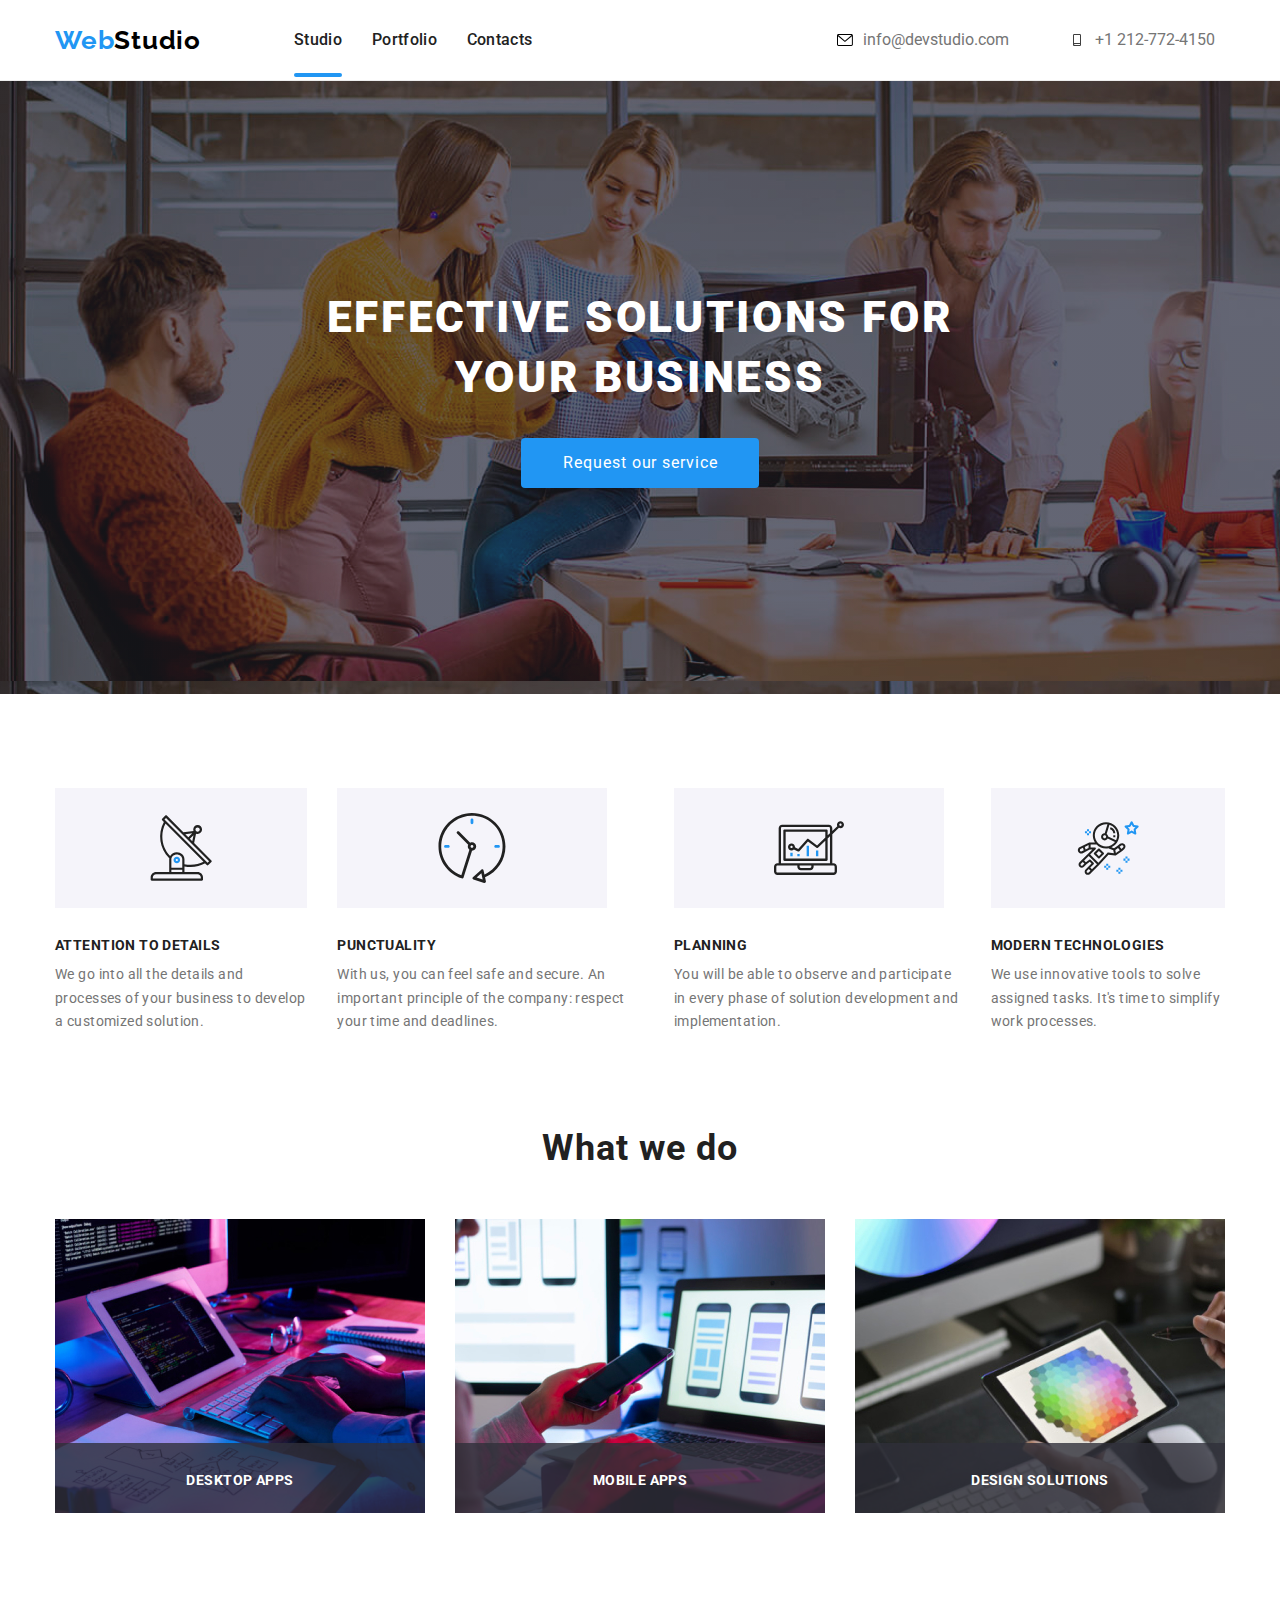
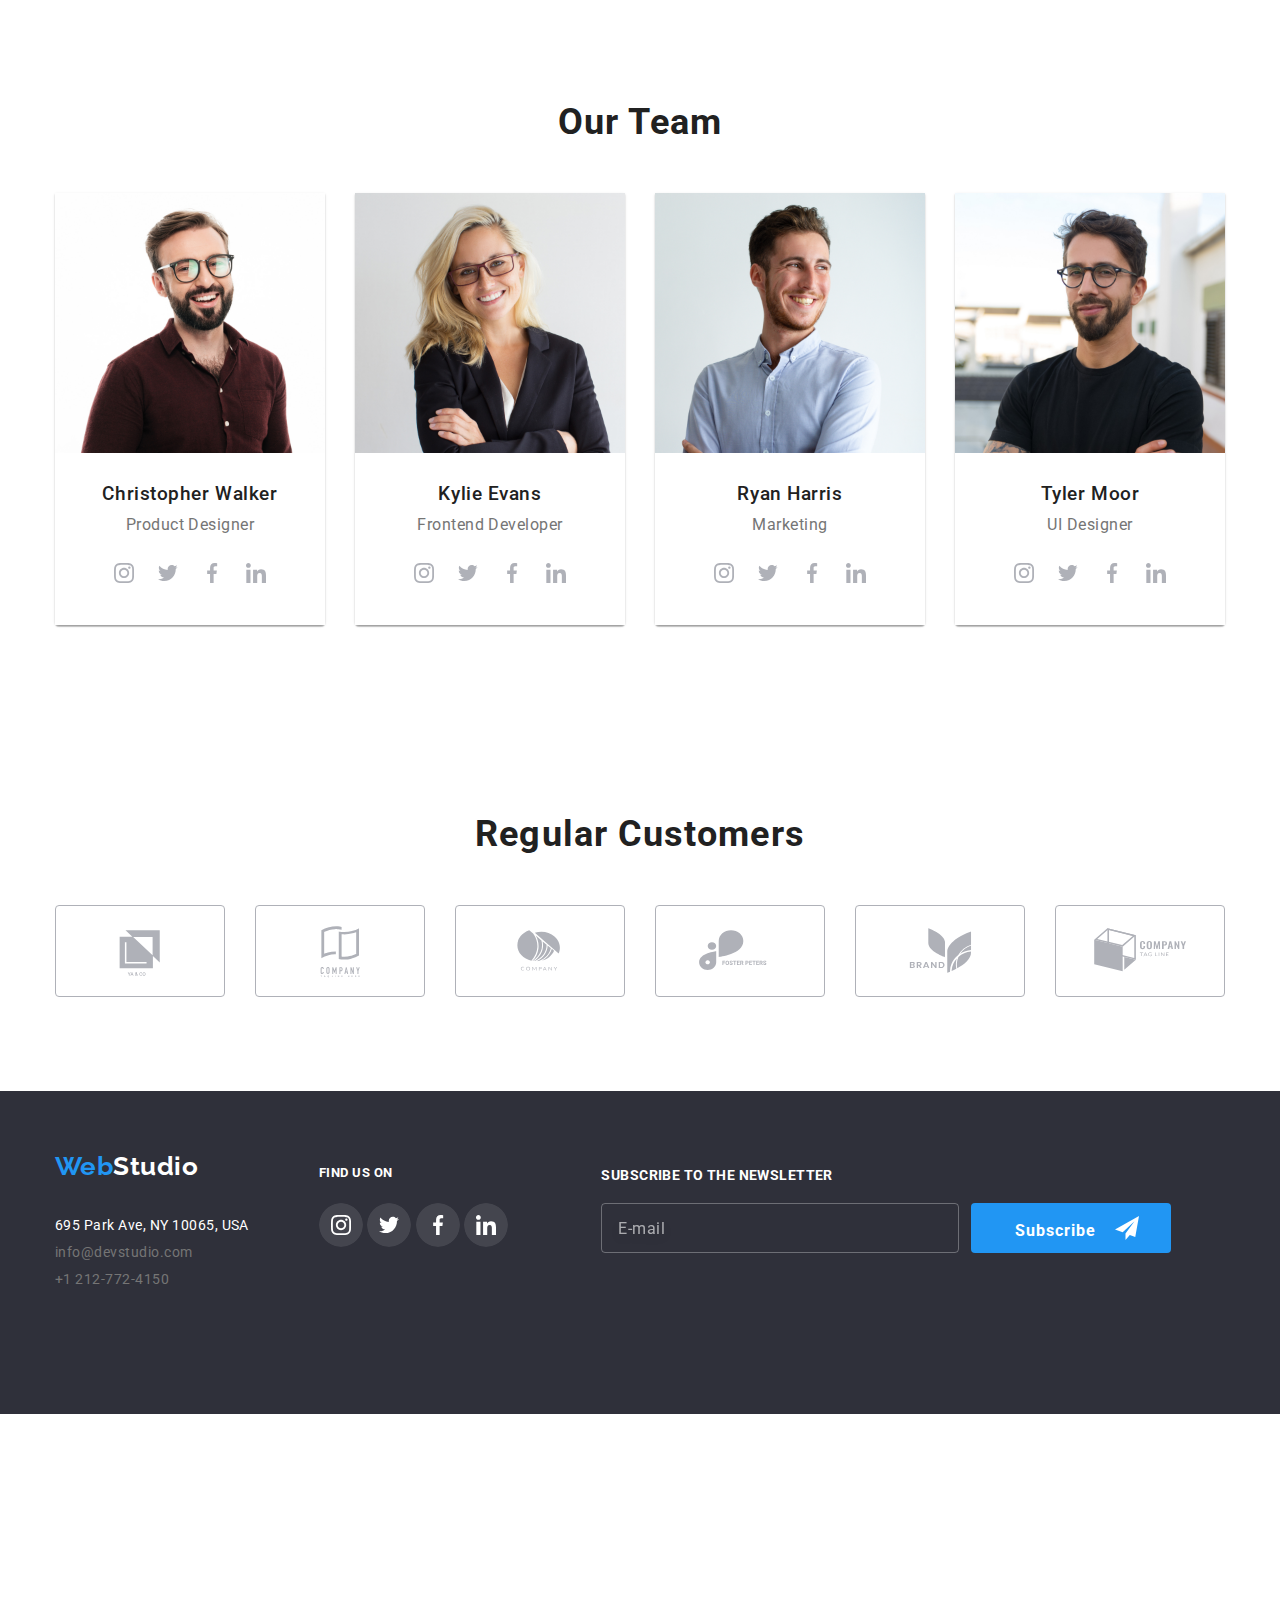
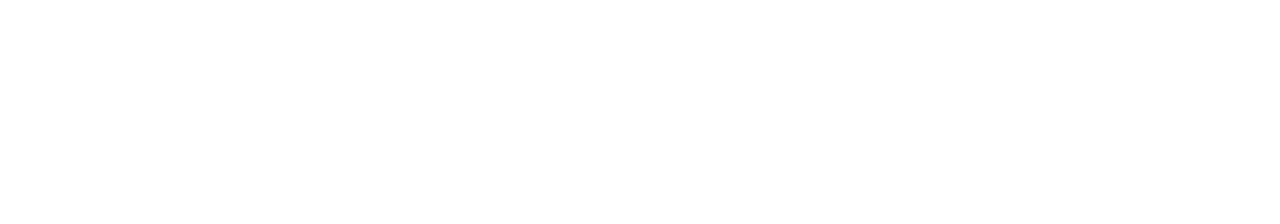
<file: index.html>
<!DOCTYPE html>
<html lang="en">

<head>
    <meta charset="UTF-8" />
    <meta name="viewport" content="width=device-width, initial-scale=1.0" />
    <title>Web Studio Homework Project</title>
    <link rel="preconnect" href="https://fonts.googleapis.com" />
    <link rel="preconnect" href="https://fonts.gstatic.com" crossorigin />
    <link
        href="https://fonts.googleapis.com/css2?family=Raleway:wght@700&family=Roboto:wght@400;500;700;900&display=swap"
        rel="stylesheet" />
    <link rel="stylesheet" href="./css/reset.css" />
    <link rel="stylesheet" href="https://cdnjs.cloudflare.com/ajax/libs/modern-normalize/2.0.0/modern-normalize.min.css"
        integrity="sha512-4xo8blKMVCiXpTaLzQSLSw3KFOVPWhm/TRtuPVc4WG6kUgjH6J03IBuG7JZPkcWMxJ5huwaBpOpnwYElP/m6wg=="
        crossorigin="anonymous" referrerpolicy="no-referrer" />
    <link rel="stylesheet" href="./css/style.css" />
</head>

<body>
    <!-- Header -->
    <header class="header_border">
        <!-- Titlul  paginii -->
        <div class="container header_container">
            <a class="title" href="index.html">
                <span class="web_title">Web</span>Studio
            </a>
            <nav>
                <!-- link-uri de navigare -->
                <ul class="list hover-links">
                    <li><a class="header_links  active-link" href="index.html">Studio</a></li>
                    <li><a class="header_links" href="portfolio.html">Portfolio</a></li>
                    <li><a class="header_links" href="portfolio.html">Contacts</a></li>
                </ul>
            </nav>
            <!-- Contacte -->
            <ul class="contacts_list">
                <li class="icons-list-header">
                    <svg width="16" heigh="12" viewBox="0 0 16 12" class="icons-list-header">
                        <use href="./images/icons.svg#icon-envelope"></use>
                    </svg>
                    <a class="link-color color-contact"
                        href="https://accounts.google.com/signup/v2/createaccount?service=mail&continue=https%3A%2F%2Fmail.google.com%2Fmail%2Fe-11-245fcae1702e4504b7bd93ca2b379-7ac480096a432ea72f48746619179d635140d6f3&flowName=GlifWebSignIn&flowEntry=SignUp"
                        rel="noopener noreferrer nofollow" target="_blank">info@devstudio.com</a>
                </li>
                <!--1. Distanta dintre mail si telefon nu este cea corespunzatoare-->
                <li class="icons-list-header">
                    <svg width="16" heigh="12" viewBox="0 0 16 12" class="icons-list-header">
                        <use href="./images/icons.svg#icon-smartphone"></use>
                    </svg>
                    <a class="link-color color-contact" href="tel:+12127724150">+1 212-772-4150</a>
                </li>
            </ul>
        </div>
    </header>
    <main>
        <!-- Continutul paginii -->
        <section class="section main_title">
            <div class="container first_section_container">
                <h1 class="title_section_2">EFFECTIVE SOLUTIONS FOR YOUR BUSINESS</h1>
                <button type="button" class="button_1" data-modal-open>Request our service</button>
            </div>
        </section>
        <!-- Descrierea elementelor definitorii -->
        <section class="section">
            <div class="container">
                <ul class="list">
                    <li class="decription_item">
                        <svg width="270" height="120" viewBox="0 0 270 120" class="logo benefits">
                            <use href="./images/icons.svg#icon-antenna"></use>
                        </svg>
                        <h3 class="qualities">ATTENTION TO DETAILS</h3>
                        <p class="description">
                            We go into all the details and processes of your business to
                            develop a customized solution.
                        </p>
                    </li>
                    <li class="decription_item">
                        <svg width="270" height="120" viewBox="0 0 270 120" class="logo benefits">
                            <use href="./images/icons.svg#icon-clock"></use>
                        </svg>
                        <h3 class="qualities">PUNCTUALITY</h3>
                        <p class="description">
                            With us, you can feel safe and secure. An important principle of
                            the company: respect your time and deadlines.
                        </p>
                    </li>
                    <li class="decription_item">
                        <svg width="270" height="120" viewBox="0 0 270 120" class="logo benefits">
                            <use href="./images/icons.svg#icon-diagram"></use>
                        </svg>
                        <h3 class="qualities">PLANNING</h3>
                        <p class="description">
                            You will be able to observe and participate in every phase of
                            solution development and implementation.
                        </p>
                    </li>
                    <li class="decription_item">
                        <svg width="270" height="120" viewBox="0 0 270 120" class="logo benefits">
                            <use href="./images/icons.svg#icon-astronaut"></use>
                        </svg>
                        <h3 class="qualities">MODERN TECHNOLOGIES</h3>
                        <p class="description">
                            We use innovative tools to solve assigned tasks. It's time to
                            simplify work processes.
                        </p>
                    </li>
                </ul>
            </div>
            <!-- Descrierea activitatilor si imagini sugestive -->
            <div class="container image_section">
                <h2 class="heading">What we do</h2>
                <ul class="list">
                    <li>
                        <div class="image-description">
                            <img src="./images/img1-keyboard-typing.jpg" alt="Keyboard typing" width="370"
                                height="294" />
                            <p class="label">DESKTOP APPS</p>
                        </div>
                    </li>
                    <li>
                        <div class="image-description">
                            <img src="./images/img2-phone-keyboard-typing.jpg" alt="Phone and keyboar typing"
                                width="370" height="294" />
                            <p class="label">MOBILE APPS</p>
                        </div>
                    </li>
                    <li>
                        <div class="image-description">
                            <img src="./images/img3-choosing-colors-tablet.jpg" alt="Choosing colors from a tablet"
                                width="370" height="294" />
                            <p class="label">DESIGN SOLUTIONS</p>
                        </div>
                    </li>
                </ul>
            </div>
        </section>
        <!-- Descrierea echipei cu imagini sugestive -->
        <section class="section team_sction">
            <div class="container">
                <h2 class="heading">Our Team</h2>
                <ul class="list">
                    <li class="team_card">
                        <figure>
                            <img src="./images/team1-Christopher-Walker.jpg" alt="Christopher Walker" width="270"
                                height="260" />
                            <figcaption class="team_description">
                                <h3 class="team">Christopher Walker</h3>
                                <p class="position">Product Designer</p>
                                <div class="social-icons-list">
                                    <a href="https://www.instagram.com/" class="social-icon">
                                        <svg width="20" height="20" class="icon">
                                            <use href="./images/icons.svg#icon-instagram-3">
                                            </use>
                                        </svg>
                                    </a>
                                    <a href="https://twitter.com/" class="social-icon">
                                        <svg width="20" height="20" class="icon">
                                            <use href="./images/icons.svg#icon-twitter"></use>
                                        </svg>
                                    </a>
                                    <a href="https://facebook.com/" class="social-icon">
                                        <svg width="20" height="20" class="icon">
                                            <use href="./images/icons.svg#icon-facebook"></use>
                                        </svg>
                                    </a>
                                    <a href="https://linkedin.com/" class="social-icon">
                                        <svg width="20" height="20" class="icon">
                                            <use href="./images/icons.svg#icon-linkedin"></use>
                                        </svg>
                                    </a>
                                </div>
                            </figcaption>
                        </figure>
                    </li>
                    <li class="team_card">
                        <figure>
                            <img src="./images/team2-Kylie-Evans.jpg" alt="Kylie Evans" width="270" height="260" />
                            <figcaption class="team_description">
                                <h3 class="team">Kylie Evans</h3>
                                <p class="position">Frontend Developer</p>
                                <div class="social-icons-list">
                                    <a href="https://www.instagram.com/" class="social-icon">
                                        <svg width="20" height="20" class="icon">
                                            <use href="./images/icons.svg#icon-instagram-3">
                                            </use>
                                        </svg>
                                    </a>
                                    <a href="https://twitter.com/" class="social-icon">
                                        <svg width="20" height="20" class="icon">
                                            <use href="./images/icons.svg#icon-twitter"></use>
                                        </svg>
                                    </a>
                                    <a href="https://facebook.com/" class="social-icon">
                                        <svg width="20" height="20" class="icon">
                                            <use href="./images/icons.svg#icon-facebook"></use>
                                        </svg>
                                    </a>
                                    <a href="https://linkedin.com/" class="social-icon">
                                        <svg width="20" height="20" class="icon">
                                            <use href="./images/icons.svg#icon-linkedin"></use>
                                        </svg>
                                    </a>
                                </div>
                            </figcaption>
                        </figure>
                    </li>
                    <li class="team_card">
                        <figure>
                            <img src="./images/team3-Ryan-Harris.jpg" alt="Ryan Harris" width="270" height="260" />
                            <figcaption class="team_description">
                                <h3 class="team">Ryan Harris</h3>
                                <p class="position">Marketing</p>
                                <div class="social-icons-list">
                                    <a href="https://www.instagram.com/" class="social-icon">
                                        <svg width="20" height="20" class="icon">
                                            <use href="./images/icons.svg#icon-instagram-3">
                                            </use>
                                        </svg>
                                    </a>
                                    <a href="https://twitter.com/" class="social-icon">
                                        <svg width="20" height="20" class="icon">
                                            <use href="./images/icons.svg#icon-twitter"></use>
                                        </svg>
                                    </a>
                                    <a href="https://facebook.com/" class="social-icon">
                                        <svg width="20" height="20" class="icon">
                                            <use href="./images/icons.svg#icon-facebook"></use>
                                        </svg>
                                    </a>
                                    <a href="https://linkedin.com/" class="social-icon">
                                        <svg width="20" height="20" class="icon">
                                            <use href="./images/icons.svg#icon-linkedin"></use>
                                        </svg>
                                    </a>
                                </div>
                            </figcaption>
                        </figure>
                    </li>
                    <li class="team_card">
                        <figure>
                            <img src="./images/team4-Tyler-Moor.jpg" alt="Tyler Moor" width="270" height="260" />
                            <figcaption class="team_description">
                                <h3 class="team">Tyler Moor</h3>
                                <p class="position">UI Designer</p>
                                <div class="social-icons-list">
                                    <a href="https://www.instagram.com/" class="social-icon">
                                        <svg width="20" height="20" class="icon">
                                            <use href="./images/icons.svg#icon-instagram-3">
                                            </use>
                                        </svg>
                                    </a>
                                    <a href="https://twitter.com/" class="social-icon">
                                        <svg width="20" height="20" class="icon">
                                            <use href="./images/icons.svg#icon-twitter"></use>
                                        </svg>
                                    </a>
                                    <a href="https://facebook.com/" class="social-icon">
                                        <svg width="20" height="20" class="icon">
                                            <use href="./images/icons.svg#icon-facebook"></use>
                                        </svg>
                                    </a>
                                    <a href="https://linkedin.com/" class="social-icon">
                                        <svg width="20" height="20" class="icon">
                                            <use href="./images/icons.svg#icon-linkedin"></use>
                                        </svg>
                                    </a>
                                </div>
                            </figcaption>
                        </figure>
                    </li>
                </ul>
            </div>
        </section>
        <section class="section">
            <div class="container">
                <h2 class="heading">Regular Customers</h2>
                <ul class="client_list">
                    <li>
                        <svg width="170" height="92" viewBox="0 0 170 92" class="customers-properties">
                            <use href="./images/icons.svg#icon-Logo-ya-co-1">
                            </use>
                        </svg>
                    </li>
                    <li>
                        <svg width="170" height="92" viewBox="0 0 170 92" class="customers-properties">
                            <use href="./images/icons.svg#icon-Logo-company-tagline-2">
                            </use>
                        </svg>
                    </li>
                    <li>
                        <svg width="170" height="92" viewBox="0 0 170 92" class="customers-properties">
                            <use href="./images/icons.svg#icon-Logo-company-3">
                            </use>
                        </svg>
                    </li>
                    <li>
                        <svg width="170" height="92" viewBox="0 0 170 92" class="customers-properties">
                            <use href="./images/icons.svg#icon-Vector-1">
                            </use>
                        </svg>
                    </li>
                    <li>
                        <svg width="170" height="92" viewBox="0 0 170 92" class="customers-properties">
                            <use href="./images/icons.svg#icon-Logo-brand-4">
                            </use>
                        </svg>
                    </li>
                    <li>
                        <svg width="170" height="92" viewBox="0 0 170 92" class="customers-properties">
                            <use href="./images/icons.svg#icon-Logo-company-tagline-5">
                            </use>
                        </svg>
                    </li>
                </ul>
            </div>
        </section>
    </main>
    <!-- Subsolul -->
    <footer class="footer">
        <div class="container footer">
            <div class="footer-1">
                <!-- Titlul subsolului -->
                <a class="footer_title" href="index.html">
                    <span class="web_title">Web</span>Studio
                </a>
                <!-- Adresa -->
                <address class="address">
                    <ul>
                        <li>695 Park Ave, NY 10065, USA</li>
                        <!-- Contacte -->
                        <li class="footer-color">
                            <a class="link-footer"
                                href="https://accounts.google.com/signup/v2/createaccount?service=mail&continue=https%3A%2F%2Fmail.google.com%2Fmail%2Fe-11-245fcae1702e4504b7bd93ca2b379-7ac480096a432ea72f48746619179d635140d6f3&flowName=GlifWebSignIn&flowEntry=SignUp"
                                rel="noopener noreferrer nofollow" target="_blank">info@devstudio.com</a>
                        </li>
                        <li class="footer-color">
                            <a class="link-footer" href="tel:+12127724150">+1 212-772-4150</a>
                        </li>
                    </ul>
                </address>
            </div>
            <div class="footer-social-icons-list">
                <h5>FIND US ON</h5>
                <a href="https://www.instagram.com/" class="footer-social-icon">
                    <svg width="44" height="44" class="footer-social-icon-2">
                        <use href="./images/icons.svg#icon-ellipse-4">
                        </use>
                    </svg>
                </a>
                <a href="https://twitter.com/" class="footer-social-icon">
                    <svg width="44" height="44" class="footer-social-icon-2">
                        <use href="./images/icons.svg#icon-ellipse-3"></use>
                    </svg>
                </a>
                <a href="https://facebook.com/" class="footer-social-icon">
                    <svg width="44" height="44" class="footer-social-icon-2">
                        <use href="./images/icons.svg#icon-ellipse-2"></use>
                    </svg>
                </a>
                <a href="https://linkedin.com/" class="footer-social-icon">
                    <svg width="44" height="44" class="footer-social-icon-2">
                        <use href="./images/icons.svg#icon-ellipse-1"></use>
                    </svg>
                </a>
            </div>
            <div class="subscribe">
                <h3 class="subscribe-title">Subscribe to the newsletter</h3>
                <form method="GET" class="js-subscribe">
                    <label for="mail" class="subscribe-subtitle">
                        <p>Subscribe to the newsletter</p>
                    </label>
                    <div class="subscribe-field">
                        <input class="subscribe-input" type="email" name="mail" id="mail" placeholder="E-mail"
                            autocomplete="email" />
                        <button type="submit" class="subscribe-button">
                            Subscribe
                            <svg class="subscribe-icon">
                                <use href="./images/icons.svg#icon-send"></use>
                            </svg>
                        </button>
                    </div>
                </form>
            </div>
        </div>
    </footer>
    <div class="backdrop is-hidden" data-modal>
        <div class="modal-box">
            <button class="button-main-open" data-modal-close type="button">
                <svg class="icon icon-modal-btn">
                    <use href="./images/icons.svg#icon-modal-close"></use>
                </svg>
            </button>
            <form method="GET" class="data-form">
                <p class="form-subtitle">Leave your information and we'll call you back</p>
                <label class="inscription">
                    <p>Name</p>
                    <span class="input-wrap">
                        <input class="data-form-input" name="person-form" type="text" minlength="2" required /><span
                            class="input-icon">
                            <svg class="person-form-icon">
                                <use href="./images/icons.svg#icon-user"></use>
                            </svg>
                        </span>
                    </span>
                </label>

                <label class="inscription">
                    <p>Telephone</p>
                    <span class="input-wrap">
                        <input class="data-form-input" name="phone-form" title="xxx xxx xx xx" type="tel"
                            pattern="[0-9]{3} [0-9]{3} [0-9]{2} [0-9]{2}" minlength="10" required />
                        <span class="input-icon">
                            <svg class="person-form-icon">
                                <use href="./images/icons.svg#icon-phone"></use>
                            </svg>
                        </span>
                    </span>
                </label>

                <label class="inscription">
                    <p>E-mail</p>
                    <span class="input-wrap">
                        <input class="data-form-input" name="email-form" type="email" required />
                        <span class="input-icon">
                            <svg class="person-form-icon">
                                <use href="./images/icons.svg#icon-email"></use>
                            </svg>
                        </span>
                    </span>
                </label>

                <label class="inscription inscription-textarea">
                    <p>Comments</p>
                    <textarea name="comment-form" class="data-form-input comment"
                        placeholder="Enter the text"></textarea>
                </label>

                <label for="check-box" class="agree-newsletter">
                    <input type="checkbox" id="check-box" value="agree" name="check" class="checkbox" required />
                    <span class="checkbox-icon">
                        <svg class="check-mark">
                            <use href="./images/icons.svg#icon-check"></use>
                        </svg>
                    </span>
                    <p class="agree-newsletter-text">
                        I agree with the letter and accept the
                    </p>
                    <a href="#" class="agreement-conditions">Terms and Conditions</a>
                </label>

                <button type="submit" class="data-form-button">Send</button>
            </form>
        </div>
    </div>
    <script src="./js/modal.js"></script>
</body>

</html>
</file>
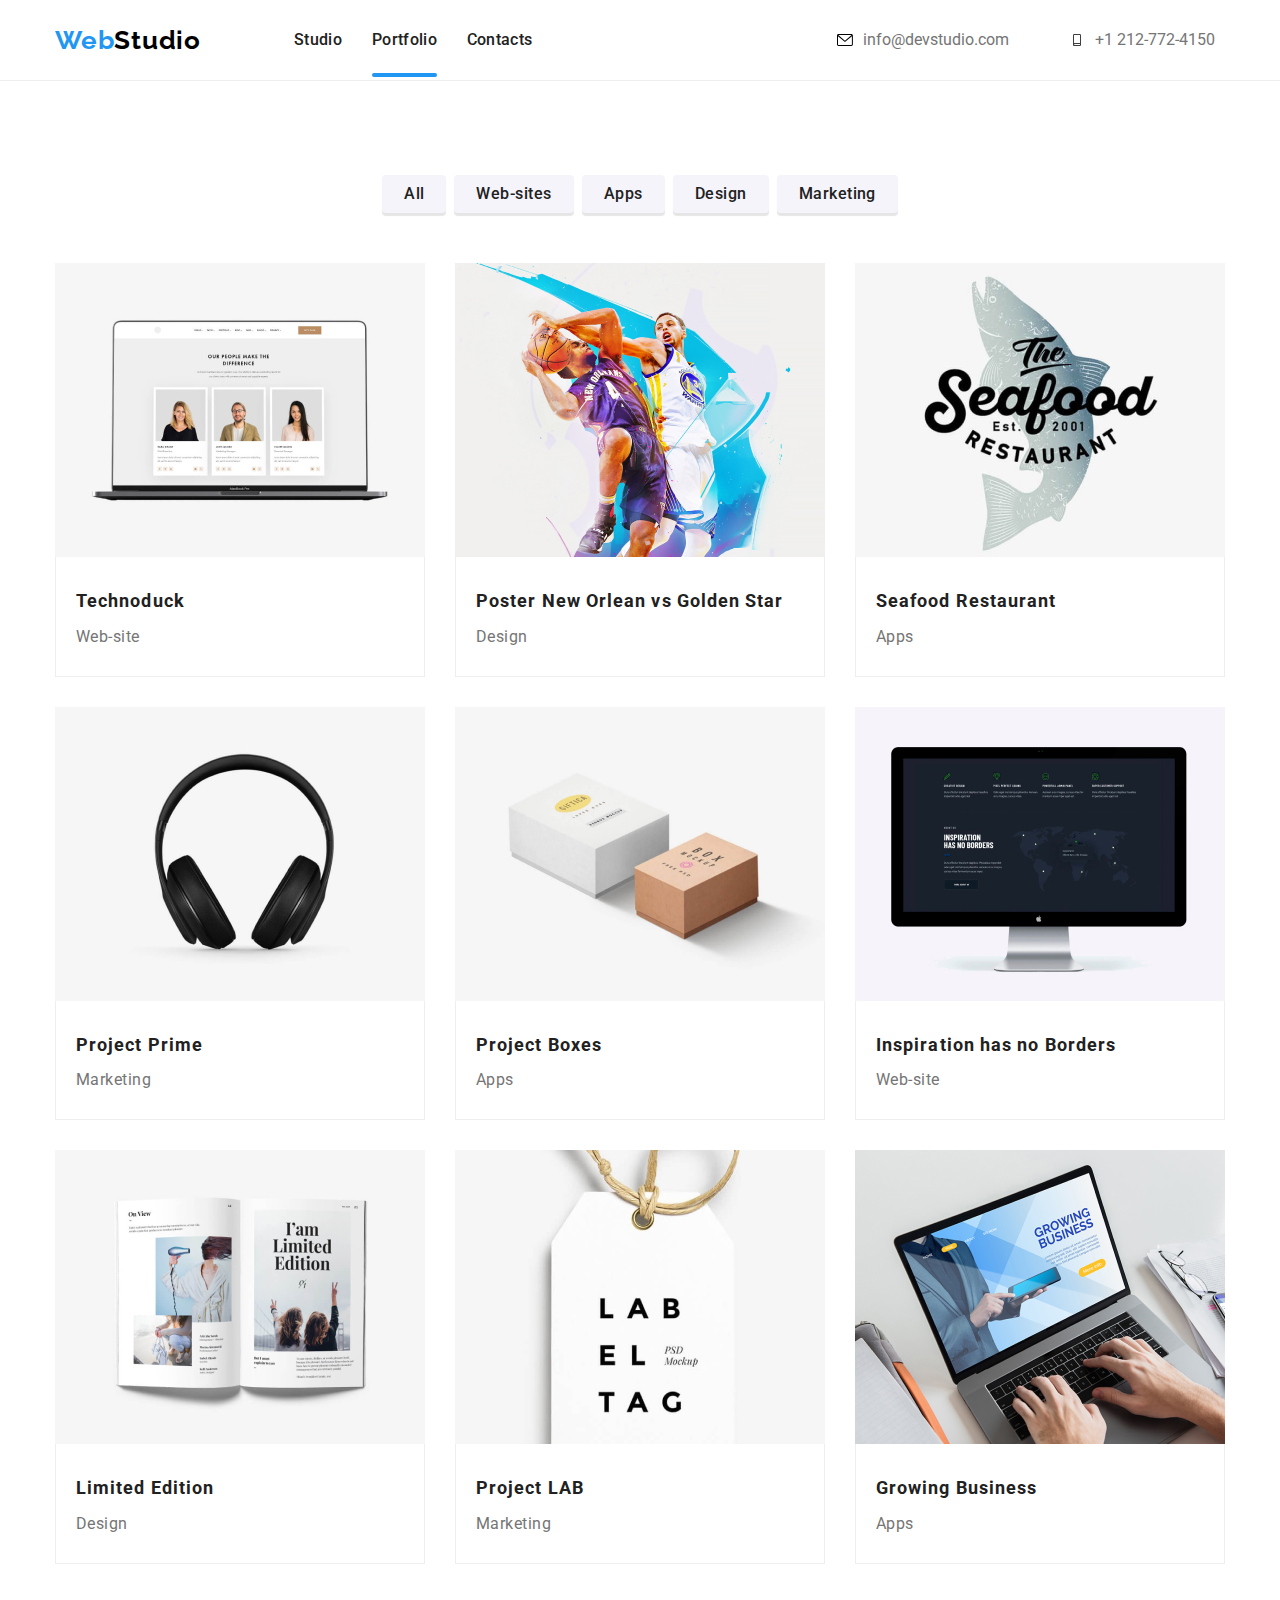
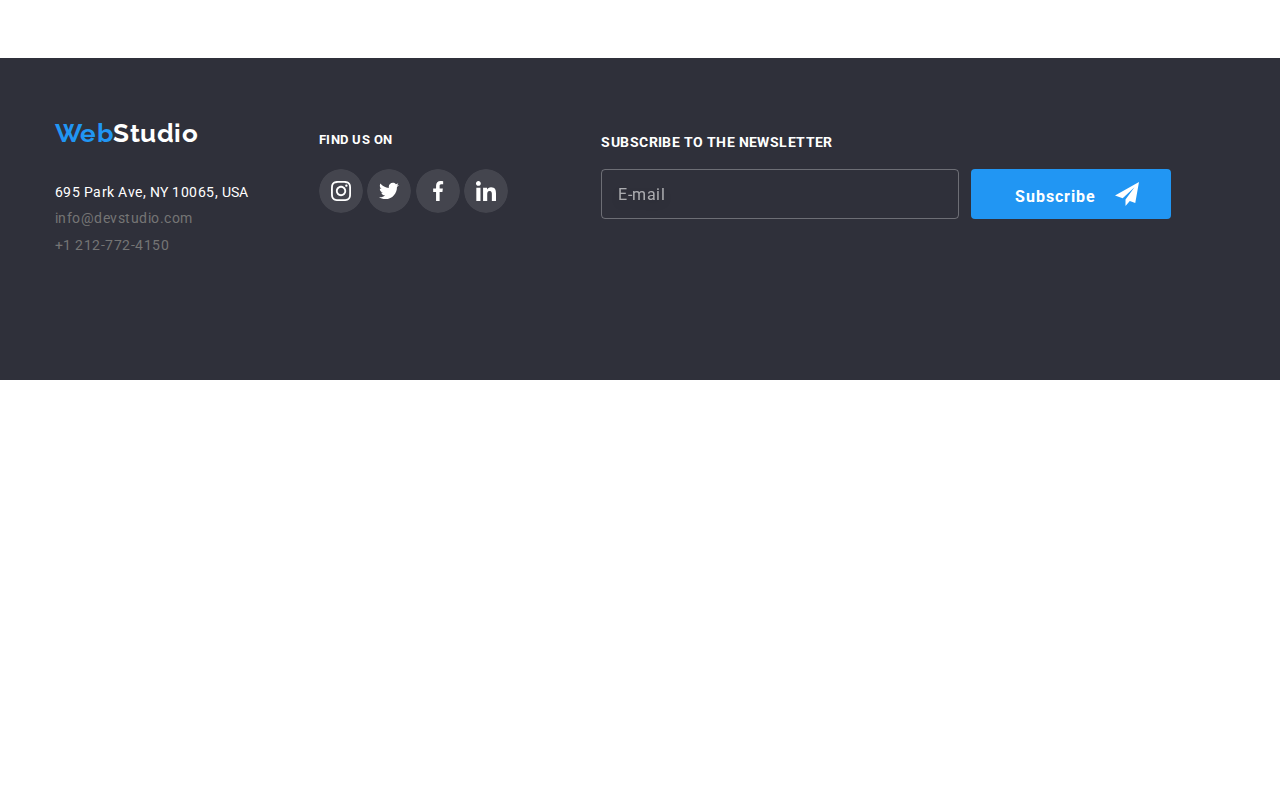
<file: portfolio.html>
<!DOCTYPE html>
<html lang="en">

<head>
    <meta charset="UTF-8">
    <meta name="viewport" content="width=device-width, initial-scale=1.0">
    <title>Web Studio Homework Project</title>
    <link rel="preconnect" href="https://fonts.googleapis.com">
    <link rel="preconnect" href="https://fonts.gstatic.com" crossorigin>
    <link
        href="https://fonts.googleapis.com/css2?family=Raleway:wght@700&family=Roboto:wght@400;500;700;900&display=swap"
        rel="stylesheet">
    <link rel="stylesheet" href="./css/reset.css">
    <link rel="stylesheet" href="https://cdnjs.cloudflare.com/ajax/libs/modern-normalize/2.0.0/modern-normalize.min.css"
        integrity="sha512-4xo8blKMVCiXpTaLzQSLSw3KFOVPWhm/TRtuPVc4WG6kUgjH6J03IBuG7JZPkcWMxJ5huwaBpOpnwYElP/m6wg=="
        crossorigin="anonymous" referrerpolicy="no-referrer" />
    <link rel="stylesheet" href="./css/style.css">
</head>

<body>
    <header class="header_border">
        <!-- Titlul paginii -->
        <div class="container header_container">
            <a class="title" href="index.html">
                <span class="web_title">Web</span>Studio
            </a>
            <nav>
                <!-- link-uri de navigare -->
                <ul class="list hover-links">
                    <li><a class="header_links" href="index.html">Studio</a></li>
                    <li><a class="header_links active-link" href="portfolio.html">Portfolio</a></li>
                    <li><a class="header_links" href="portfolio.html">Contacts</a></li>
                </ul>
            </nav>
            <!-- Contacte -->
            <ul class="contacts_list">
                <li class="icons-list-header">
                    <svg width="16" heigh="12" viewBox="0 0 16 12" class="icons-list-header">
                        <use href="./images/icons.svg#icon-envelope"></use>
                    </svg>
                    <a class="link-color color-contact"
                        href="https://accounts.google.com/signup/v2/createaccount?service=mail&continue=https%3A%2F%2Fmail.google.com%2Fmail%2Fe-11-245fcae1702e4504b7bd93ca2b379-7ac480096a432ea72f48746619179d635140d6f3&flowName=GlifWebSignIn&flowEntry=SignUp"
                        rel="noopener noreferrer nofollow" target="_blank">info@devstudio.com</a>
                </li>
                <!--1. Distanta dintre mail si telefon nu este cea corespunzatoare-->
                <li class="icons-list-header">
                    <svg width="16" heigh="12" viewBox="0 0 16 12" class="icons-list-header">
                        <use href="./images/icons.svg#icon-smartphone"></use>
                    </svg>
                    <a class="link-color color-contact" href="tel:+12127724150">+1 212-772-4150</a>
                </li>
            </ul>
        </div>
    </header>
    <!-- Continutul paginii -->
    <main>
        <!-- Filtru butoane -->
        <section class="section">
            <div class="container">
                <ul class="list button_list">
                    <li><button type="button" class="button_services">All</button></li>
                    <li><button type="button" class="button_services">Web-sites</button></li>
                    <li><button type="button" class="button_services">Apps</button></li>
                    <li><button type="button" class="button_services">Design</button></li>
                    <li><button type="button" class="button_services">Marketing</button></li>
                </ul>
            </div>
            <!-- Descrieres produselor cu imagini sugestive -->
            <div class="container about-all-projects">
                <ul class="list_cards">
                    <li class="card">
                        <figure>
                            <div class="overlay-window">
                                <img src="./images/1_technoduck.jpg" alt="Technoduck" width="370" height="294">
                                <div class="overlay-description">
                                    <p> Technoduck is a state-of-the-art coronavirus distribution
                                        platform. Companies use this platform for digital espionage
                                        and attacks on competitors' secure servers.</p>
                                </div>
                            </div>
                            <figcaption class="decription_item_2">
                                <h3 class="product">Technoduck</h3>
                                <p class="category">Web-site</p>
                            </figcaption>
                        </figure>
                    </li>
                    <li class="card">
                        <figure>
                            <div class="overlay-window">
                                <img src="./images/2_poster_new_orlean_vs_golden_star.jpg"
                                    alt="Poster New Orlean vs Golden Star" width="370" height="294">
                                <div class="overlay-description">
                                    <p> Technoduck is a state-of-the-art coronavirus distribution
                                        platform. Companies use this platform for digital espionage
                                        and attacks on competitors' secure servers.</p>
                                </div>
                            </div>
                            <figcaption class="decription_item_2">
                                <h3 class="product">Poster New Orlean vs Golden Star</h3>
                                <p class="category">Design</p>
                            </figcaption>
                        </figure>
                    </li>
                    <li class="card">
                        <figure>
                            <div class="overlay-window">
                                <img src="./images/3_seafood_restaurant.jpg" alt="Seafood Restaurant" width="370"
                                    height="294">
                                <div class="overlay-description">
                                    <p> Technoduck is a state-of-the-art coronavirus distribution
                                        platform. Companies use this platform for digital espionage
                                        and attacks on competitors' secure servers.</p>
                                </div>
                            </div>
                            <figcaption class="decription_item_2">
                                <h3 class="product">Seafood Restaurant</h3>
                                <p class="category">Apps</p>
                            </figcaption>
                        </figure>
                    </li>
                    <li class="card">
                        <figure>
                            <div class="overlay-window">
                                <img src="./images/4_project_prime.jpg" alt="Project Prime" width="370" height="294">
                                <div class="overlay-description">
                                    <p> Technoduck is a state-of-the-art coronavirus distribution
                                        platform. Companies use this platform for digital espionage
                                        and attacks on competitors' secure servers.</p>
                                </div>
                            </div>
                            <figcaption class="decription_item_2">
                                <h3 class="product">Project Prime</h3>
                                <p class="category">Marketing</p>
                            </figcaption>
                        </figure>
                    </li>
                    <li class="card">
                        <figure>
                            <div class="overlay-window">
                                <img src="./images/5_project_boxes.jpg" alt="Project Boxes" width="370" height="294">
                                <div class="overlay-description">
                                    <p> Technoduck is a state-of-the-art coronavirus distribution
                                        platform. Companies use this platform for digital espionage
                                        and attacks on competitors' secure servers.</p>
                                </div>
                            </div>
                            <figcaption class="decription_item_2">
                                <h3 class="product">Project Boxes</h3>
                                <p class="category">Apps</p>
                            </figcaption>
                        </figure>
                    </li>
                    <li class="card">
                        <figure>
                            <div class="overlay-window">
                                <img src="./images/6_inspiration_has_no_borders.jpg" alt="Inspiration has no Borders"
                                    width="370" height="294">
                                <div class="overlay-description">
                                    <p> Technoduck is a state-of-the-art coronavirus distribution
                                        platform. Companies use this platform for digital espionage
                                        and attacks on competitors' secure servers.</p>
                                </div>
                            </div>
                            <figcaption class="decription_item_2">
                                <h3 class="product">Inspiration has no Borders</h3>
                                <p class="category">Web-site</p>
                            </figcaption>
                        </figure>
                    </li>
                    <li class="card">
                        <figure>
                            <div class="overlay-window">
                                <img src="./images/7_limited_edition.jpg" alt="Limited Edition" width="370"
                                    height="294">
                                <div class="overlay-description">
                                    <p> Technoduck is a state-of-the-art coronavirus distribution
                                        platform. Companies use this platform for digital espionage
                                        and attacks on competitors' secure servers.</p>
                                </div>
                            </div>
                            <figcaption class="decription_item_2">
                                <h3 class="product">Limited Edition</h3>
                                <p class="category">Design</p>
                            </figcaption>
                        </figure>
                    </li>
                    <li class="card">
                        <figure>
                            <div class="overlay-window">
                                <img src="./images/8_project_lab.jpg" alt="Project LAB" width="370" height="294">
                                <div class="overlay-description">
                                    <p> Technoduck is a state-of-the-art coronavirus distribution
                                        platform. Companies use this platform for digital espionage
                                        and attacks on competitors' secure servers.</p>
                                </div>
                            </div>
                            <figcaption class="decription_item_2">
                                <h3 class="product">Project LAB</h3>
                                <p class="category">Marketing</p>
                            </figcaption>
                        </figure>
                    </li>
                    <li class="card">
                        <figure>
                            <div class="overlay-window">
                                <img src="./images/9_growing_business.jpg" alt="Growing Business" width="370"
                                    height="294">
                                <div class="overlay-description">
                                    <p> Technoduck is a state-of-the-art coronavirus distribution
                                        platform. Companies use this platform for digital espionage
                                        and attacks on competitors' secure servers.</p>
                                </div>
                            </div>
                            <figcaption class="decription_item_2">
                                <h3 class="product">Growing Business</h3>
                                <p class="category">Apps</p>
                            </figcaption>
                        </figure>
                    </li>
                </ul>
            </div>
        </section>
    </main>
    <!-- Subsolul paginii -->
    <footer class="footer">
        <div class="container footer">
            <div class="footer-1">
                <!-- Titlul subsolului -->
                <a class="footer_title" href="index.html">
                    <span class="web_title">Web</span>Studio
                </a>
                <!-- Adresa -->
                <address class="address">
                    <ul>
                        <li>695 Park Ave, NY 10065, USA</li>
                        <!-- Contacte -->
                        <li class="footer-color">
                            <a class="link-footer"
                                href="https://accounts.google.com/signup/v2/createaccount?service=mail&continue=https%3A%2F%2Fmail.google.com%2Fmail%2Fe-11-245fcae1702e4504b7bd93ca2b379-7ac480096a432ea72f48746619179d635140d6f3&flowName=GlifWebSignIn&flowEntry=SignUp"
                                rel="noopener noreferrer nofollow" target="_blank">info@devstudio.com</a>
                        </li>
                        <li class="footer-color">
                            <a class="link-footer" href="tel:+12127724150">+1 212-772-4150</a>
                        </li>
                    </ul>
                </address>
            </div>
            <div class="footer-social-icons-list">
                <h5>FIND US ON</h5>
                <a href="https://www.instagram.com/" class="footer-social-icon">
                    <svg width="44" height="44" class="footer-social-icon-2">
                        <use href="./images/icons.svg#icon-ellipse-4">
                        </use>
                    </svg>
                </a>
                <a href="https://twitter.com/" class="footer-social-icon">
                    <svg width="44" height="44" class="footer-social-icon-2">
                        <use href="./images/icons.svg#icon-ellipse-3"></use>
                    </svg>
                </a>
                <a href="https://facebook.com/" class="footer-social-icon">
                    <svg width="44" height="44" class="footer-social-icon-2">
                        <use href="./images/icons.svg#icon-ellipse-2"></use>
                    </svg>
                </a>
                <a href="https://linkedin.com/" class="footer-social-icon">
                    <svg width="44" height="44" class="footer-social-icon-2">
                        <use href="./images/icons.svg#icon-ellipse-1"></use>
                    </svg>
                </a>
            </div>
            <div class="subscribe">
                <h3 class="subscribe-title">Subscribe to the newsletter</h3>
                <form method="GET" class="js-subscribe">
                    <label for="mail" class="subscribe-subtitle">
                        <p>Subscribe to the newsletter</p>
                    </label>
                    <div class="subscribe-field">
                        <input class="subscribe-input" type="email" name="mail" id="mail" placeholder="E-mail"
                            autocomplete="email" />
                        <button type="submit" class="subscribe-button">
                            Subscribe
                            <svg class="subscribe-icon">
                                <use href="./images/icons.svg#icon-send"></use>
                            </svg>
                        </button>
                    </div>
                </form>
            </div>
        </div>
    </footer>

</body>

</html>
</file>
<file: css/style.css>
:root {
    --link-color: #2196F3;
    --section-color: #2F303A;
    --black-color: #000;
    --text-color: #212121;
    --line-color: #eee;
    --white-color: #fff;
    --grey-color: #757575;
    --background-color-icon: #F5F4FA;
    --background-color-scial-icon: #afb1b8;
    --color-footer-link: #ffffff99;
    --cubic-bezier: cubic-bezier(0.4, 0, 0.2, 1);
    --time: 250ms;
}

* {
  margin: 0;
  padding: 0;
  list-style: none;
}

body {
    font-family: 'Roboto', sans-serif;
    color: var(--text-color);
}

ul {
    list-style: none;
}


.title {
    margin-right: 93px;
    font-family: "Raleway";
    font-weight: 700;
    font-size: 26px;
    line-height: 1.19;
    letter-spacing: 0.03em;
    text-decoration: none;
    color: var(--black-color); 
}

.header_border {
    border-bottom: 1px solid var(--line-color);
}

.header_container {
    display: flex;
    align-items: center;
    height: 80px;
    
}

.section {
    padding: 94px 0;
}

.main_title {
    text-align: center;
    max-width: 1600px;
    margin: 0 auto;
    color: var(--white-color);
    background-image: linear-gradient(#2f303a66, #2f303a66),
    url(../images/background_img_1.jpg);
    background-color: var(--section-color);
}

.title_section_2 {
    padding: 0px 250px;
    font-weight: 900;
    font-size: 44px;
    line-height: 1.37;
    letter-spacing: 0.06em;
}

.heading {
  margin-bottom: 50px;
  font-weight: 700;
  font-size: 36px;
  line-height: 1.17;
  text-align: center;
  letter-spacing: 0.03em;
}

.button_1 {
    padding: 10px 41px 10px 42px;
    margin-top: 30px;
    letter-spacing: 0.06em;
    line-height: 1.875;
    border-radius: 4px;
    border: none;
    color: var(--white-color);
    background-color: var(--link-color);
    cursor: pointer;
}

.button_1:focus,
.button_1:hover {
    box-shadow: 0px 4px 4px 0px #00000026;
}

.list {
    display: flex;
    justify-content: center;
    column-gap: 30px;
}

.contacts_list {
    margin-left: auto;
    display: flex;
    column-gap: 50px;
}

.footer_title {
    font-family: "Raleway";
    font-weight: 700;
    font-size: 26px;
    line-height: 1.19;
    text-decoration: none;
    color: var(--white-color); 
}

.footer {
    padding-bottom: 60px;
    padding-top: 60px;
    display: flex;
    letter-spacing: 0.03em;
    color: var(--white-color);
    background-color: var(--section-color);
}

.footer-1 {
    display: block;
}

.footer-social-icons-list {
    margin-top: 12px;
    margin-left: 70px;
    margin-bottom: 100px;
    display: block;
}

.footer-color {
    color: var(--color-footer-link);
}

.address {
    margin-top: 30px;
    font-style: normal;
    font-size: 14px;
    line-height: 1.914;
}

.container {
    padding: 0px 15px;
    margin: 0 auto;
    width: 1200px;
}

.first_section_container {
    padding: 112px 0px; 
}

.web_title {
    color: var(--link-color);
}

.header_links, .link-footer .link-color {
    text-decoration: none;
    font-weight: 500;
    letter-spacing: 0.02em;
    color: inherit;
}

.link-color, .link-footer {
    transition: color var(--time) var(--cubic-bezier);
}

.header_links:hover, .header_links:focus, 
.link-footer:hover, .link-footer:focus,
.link-color:hover, .link-color:focus {
    color: var(--link-color);
}

.header_links:hover, .header_links:focus {
    color: var(--link-color);
    
}

.header_links:visited, .link-color:visited, .link-footer:visited,
.header_links:link, .link-color:link, .link-footer:link {
    text-decoration: none;
}

.color-contact, .link-footer {
    color: var(--grey-color);
}

.description {
    font-size: 14px;
    line-height: 1.65;
    letter-spacing: 0.03em;
    color: var(--grey-color);
}

.position {
    min-width: 150px;
    line-height: 1.23;
    letter-spacing: 0.03em;
    color: var(--grey-color);
}

.qualities {
    margin-bottom: 10px;
    font-weight: 700;
    font-size: 14px;
    line-height: 1.14;
    letter-spacing: 0.03em;
}

.benefits {
    display: flex;
    justify-content: center;
    background-color: var(--background-color-icon);
}

.team {
    margin-bottom: 10px;
    font-weight: 500;
    line-height: 1.19;
    letter-spacing: 0.03em;
}

.team_description {
    padding: 30px 0px;
    display: block;
    text-align: center;
    box-shadow: var(--white-color);
    background-color: var(--white-color);
}

.decription_item {
    padding-bottom: 94px;   
}

.icons-list-header {
    display: flex;
    cursor: pointer;
    margin-right: 10px;
    transition: fill var(--time) var(--cubic-bezier);
}

.icons-list-header:hover {
    fill: var(--link-color);
}

.logo {
    margin-bottom: 30px;
}

.footer-social-icon-2 {
    margin-top: 20px;
    cursor: pointer;
    border-radius: 50%;
    transition: background-color var(--time) var(--cubic-bezier);
}

.footer-social-icon-2:hover, .footer-social-icon-2:focus {
    background-color: var(--link-color);
}

.customers-properties {
    cursor: pointer;
    border: 1px solid var(--background-color-scial-icon);
    fill: var(--background-color-scial-icon);
    border-radius: 4px;
    transition: fill var(--time) var(--cubic-bezier);
}

.customers-properties:hover {
    fill: var(--link-color);
    border: 1px solid var(--link-color);
}

.client_list {
    display: flex;
    justify-content: space-between;
}

.team_card {
    box-shadow: 0px 2px 1px 0px #00000033, 0px 1px 1px 0px #00000024,
    0px 1px 3px 0px #0000001f;
    border-radius: 0px 0px 4px 4px;
}

.social-icon {
    width: 44px;
    height: 44px;
    border-radius: 50%;
    margin-top: 16px;
    padding: 12px;
    transition: background-color var(--time) var(--cubic-bezier), fill var(--time) var(--cubic-bezier);
}
.social-icon:hover {
    background-color: var(--link-color);
}

.social-icons-list {
    display: flex;
    justify-content: center;
}

.icon {
    fill: var(--background-color-scial-icon);
    transition: fill var(--time) var(--cubic-bezier);
}

.icon:hover {
    fill: var(--white-color);
}

.footer-social-icon {
    display: inline-flex;
    justify-content: space-between;
}

.social-icon:hover .icon {
    fill: var(--white-color);
}

.list {
    display: flex;
    justify-content: center;
    column-gap: 30px;
}
.card {
    flex-basis: calc((100% - 90px) / 3);
    cursor: pointer;
    transition: box-shadow var(--time) var(--cubic-bezier);
}

.card:hover,
.card:focus {
    box-shadow: 1px 4px 6px 0px #00000029, 0px 4px 4px 0px #0000000f,
        0px 1px 1px 0px #0000001f;
}
.button_services {
    padding: 6px 22px;
    border-radius: 4px;
    font-weight: 500;
    line-height: 1.625em;
    letter-spacing: 0.03em;
    text-align: center;
    cursor: pointer;
    background-color: #F5F4FA;
    color: var(--text-color);
    box-shadow: 0px 2px 2px 0px #0000001F;
    box-shadow: 0px 1px 2px 0px #00000014;
    box-shadow: 0px 3px 1px 0px #0000001A;
    border: none;
    transition: color var(--time) var(--cubic-bezier), background-color var(--time) var(--cubic-bezier);
}

.button_services:hover, .button_services:active, .button_services:focus {
    color: var(--white-color);
    background-color: var(--link-color);
}

.button_list {
    padding-bottom: 50px;
    gap: 8px;
}

.product {
    font-size: 18px;
    font-weight: 700;
    line-height: 2.25em;
    letter-spacing: 0.06em;
    text-align: left;
}

.category {
    line-height: 1.875em;
    letter-spacing: 0.03em;
    text-align: left;
    color:var(--grey-color);
}

.list_cards {
    display: flex;
    justify-content: space-between;
    flex-wrap: wrap;
    gap: 30px;
}

.decription_item_2 {
    padding: 24px 20px;
    background-color: var(--white-color);
    border-right: 1px solid var(--line-color);
    border-left: 1px solid var(--line-color);
    border-bottom: 1px solid var(--line-color);
}

.backdrop.is-hidden {
    position: absolute;
    opacity: 0;
    pointer-events: none;
    visibility: hidden;
}


.backdrop {
    background-color: var(--grey-transparent-background-all);
    position: fixed;
    z-index: 3;
    width: 100%;
    height: 100%;
    top: 0;
    left: 0;
    margin: 0;
    padding: 0;
    display: flex;
    align-items: center;
    justify-content: center;
    transition: visibility, opacity;
    transition-duration: 250ms;
    transition-timing-function: linear;
}

.is-hidden .modal-box {
    transform: scale(0);
}

.modal-box {
    width: 528px;
    border-radius: 4px;
    background-color: rgba(255, 255, 255, 1);
    display: flex;
    justify-content: flex-end;
    position: relative;
    z-index: 1;
    transition: transform;
    transform: scale(1);
    transition-duration: 250ms;
    transition-timing-function: linear;
}

.button-close {
    background-color: rgba(255, 255, 255, 1);
    width: 30px;
    height: 30px;
    border-radius: 50%;
    border: 1px solid rgba(0, 0, 0, 0.1);
    color: rgba(0, 0, 0, 1);
    cursor: pointer;
    margin-top: 8px;
    margin-right: 8px;
    box-sizing: border-box;
}

.button-main-open {
    background-color: var(--white-color);
    display: block;
    position: absolute;
    margin: 8px;
    padding: 0;
    height: 30px;
    width: 30px;
    cursor: pointer;
    outline: 0;
    border: none;
}

.button-main-open > svg {
    top: 8px;
    right: 8px;
    width: 30px;
    height: 30px;
    fill: var(--white-color);
    stroke-width: 1px;
    stroke: rgba(0, 0, 0, 0.10);
}

.image-description {
    position: relative;
    overflow: hidden;
}

.image-description > .label {
    position: absolute;
    bottom: 0;
    margin: 0;
    width: 370px;
    height: 70px;
    padding: 27px;
    flex-shrink: 0;
    text-align: center;
    letter-spacing: 0.42px; 
    font-size: 14px;
    font-weight: 700;
    background: rgba(47, 48, 58, 0.80);
    color: var(--white-color);
}

.header_links, .active-link {
    position: relative;
    transition: color var(--time) var(--cubic-bezier);
    height: 100%;
    
}

.header_links:hover::after {
    display: block;
    position: absolute;
    content: "";
    width: 100%;
    height: 4px;
    background-color: var(--link-color);
    border-radius: 2px;
    bottom: -28px;
}

.active-link::after {
    display: block;
    position: absolute;
    content: "";
    width: 100%;
    height: 4px;
    background-color: var(--link-color);
    border-radius: 2px;
    bottom: -28px;
}

.overlay-window {
    position: relative;
    width: 370px;
    height: 294px;
    overflow: hidden;
}

.overlay-description {
    position: absolute;
    top: 0;
    left: 0;
    width: 100%;
    height: 100%;
    background-color: rgba(33, 150, 243, 0.90);
    transform: translatey(100%);
    transition: transform 250ms ease-in-out;
    font-size: 18px;
    line-height: 28px;
    letter-spacing: 0.54px;
    font-weight: 400;
    text-align: center;
    padding: 63px 24px 91px 24px;
    color: var(--white-color);
}

.list_cards figure:hover .overlay-description,
.list_cards figure:focus .overlay-description {
    transform: translatey(0);
}

.js-subscribe {
    display: flex;
    position: relative;
    flex-direction: column;
    margin-left: 93px;
    margin-top: 16px;
}

.subscribe-subtitle {
    display: block;
    font-weight: 700;
    font-size: 14px;
    line-height: 1.142;
    color: var(--white-color);
    margin-bottom: 20px;
    font-size: 14px;
    font-weight: 700;
    letter-spacing: 0.42px;
    text-transform: uppercase;
}

.subscribe-button {
    margin-left: 12px;
    padding: 10px 77px 10px 43px;

    width: 200px;
    height: 50px;

    font-weight: 700;
    line-height: 1.875;
    letter-spacing: 0.06em;

    background-color: var(--link-color);
    color: var(--white-color);

    border: 1px solid transparent;
    border-radius: 4px;

    transition-property: background-color;
    transition-duration: 250ms;
    transition-timing-function: var(--cubic-bezier);
    position: absolute;
}

.subscribe-button:hover,
.subscribe-button:focus {
    background-color: var(--link-color);
}

.subscribe-icon {
    width: 24px;
    height: 24px;
    margin-left: 100px;
    vertical-align: middle;
    fill: var(--white-color);
    position: relative;
    margin-top: -30px;
}

.subscribe-input {
    width: 358px;
    height: 50px;

    padding: 15px 16px;

    border: 1px solid rgba(255, 255, 255, 0.30);
    border-radius: 4px;

    font-size: 16px;

    background-color: rgba(33, 150, 243, 0.00);
    caret-color: var(--white-color);
    color: var(--white-color);
}

.subscribe-input:hover, .subscribe-input:focus {
    outline: none;
}

.subscribe-input::placeholder {
    font-weight: 400;
    font-size: 16px;
    line-height: 1.25;
    letter-spacing: 0.03em;
    color: rgba(255, 255, 255, 0.60);
    filter: drop-shadow(0px 4px 4px rgba(0, 0, 0, 0.15));
}

.subscribe-title {
    width: 1px;
    height: 1px;
    margin: -1px;

    visibility: hidden;
    position: absolute;
}

.data-form {
    padding: 40px 55px 40px 60px
}

.form-subtitle {
    font-weight: 700;
    font-size: 20px;
    line-height: 1.15;

    text-align: center;

    margin-bottom: 12px;

    color: var(--text-color);
}

.data-form-button {
    display: block;

    min-width: 200px;
    height: 50px;

    padding: 10px 55px 10px 56px;
    margin: auto;

    font-weight: 700;
    line-height: 1.875;
    letter-spacing: 0.06em;

    background-color: var(--link-color);
    color: var(--white-color);

    box-shadow: 0px 2px 1px 0px #00000033, 0px 1px 1px 0px #00000024, 0px 1px 3px 0px #0000001f;

    border: 1px solid transparent;
    border-radius: 4px;

    transition-property: background-color, border-radius;
    transition-duration: 250ms;
    transition-timing-function: var(--cubic-bezier);
}

.data-form-button:hover,
.data-form-button:focus {
    background-color: var(--link-color);
    border-radius: 4px;
}

.subscribe-button,
.data-form-button,
.agree-newsletter,
.data-form-input {
  cursor: pointer;
}

.data-form-input {
    display: block;

    width: 100%;
    height: 40px;

    padding-top: 11px;
    padding-bottom: 11px;
    padding-left: 42px;
    border: 1px solid rgba(33, 33, 33, 0.20);
    border-radius: 4px;

    transition-property: fill, border-color;
    transition-duration: 250ms;
    transition-timing-function: cubic-bezier(0.4, 0, 0.2, 1);
}

.data-form-input:focus,
.data-form-input:hover {
    outline: none;
    border-color: var(--link-color);
}


.data-form-input:focus + .input-icon {
    fill: var(--link-color);
}

.comment {
    width: 100%;
    height: 120px;

    padding-left: 16px;

    margin-top: 4px;

    resize: none;
}

.comment::placeholder {
    font-weight: 400;
    font-size: 12px;
    line-height: 1.166;
    letter-spacing: 0.01em;
    color: #bababa;
}

.agree-newsletter {
    display: block;

    margin-bottom: 30px;

    font-style: normal;
    font-weight: normal;
    font-size: 14px;
    line-height: 1.714;

    text-align: center;

    color: var(--grey-color);
}

.agree-newsletter-text {
    display: inline;
}

.agreement-conditions {
  font-style: normal;
  font-weight: normal;
  font-size: 14px;
  line-height: 1.714;

  text-decoration: underline;
  color: var(--link-color);
}

.inscription {
  display: block;

  margin-bottom: 10px;
  font-size: 12px;
  line-height: 1.166;
  letter-spacing: 0.01em;

  color: var(--grey-color);
}
.inscription-textarea {
  margin-bottom: 32px;
}

.input-wrap {
  display: block;
  position: relative;
  margin-top: 4px;
}

.person-form-icon {
  position: absolute;
  transform: translateY(-50%);
  top: 50%;
  left: 12px;

  width: 18px;
  height: 18px;
}
.checkbox {
  appearance: none;
  position: absolute;
}

.checkbox-icon {
  display: inline-block;

  border: 2px solid var(--text-color);
  border-radius: 2px;

  vertical-align: sub;
}

.check-mark {
  display: block;
  width: 16px;
  height: 15px;
}

.checkbox:checked + .checkbox-icon {
  background-size: contain;

  margin-left: auto;
  margin-right: auto;

  background-color: var(--link-color);
  border-color: var(--link-color);
}
</file>
